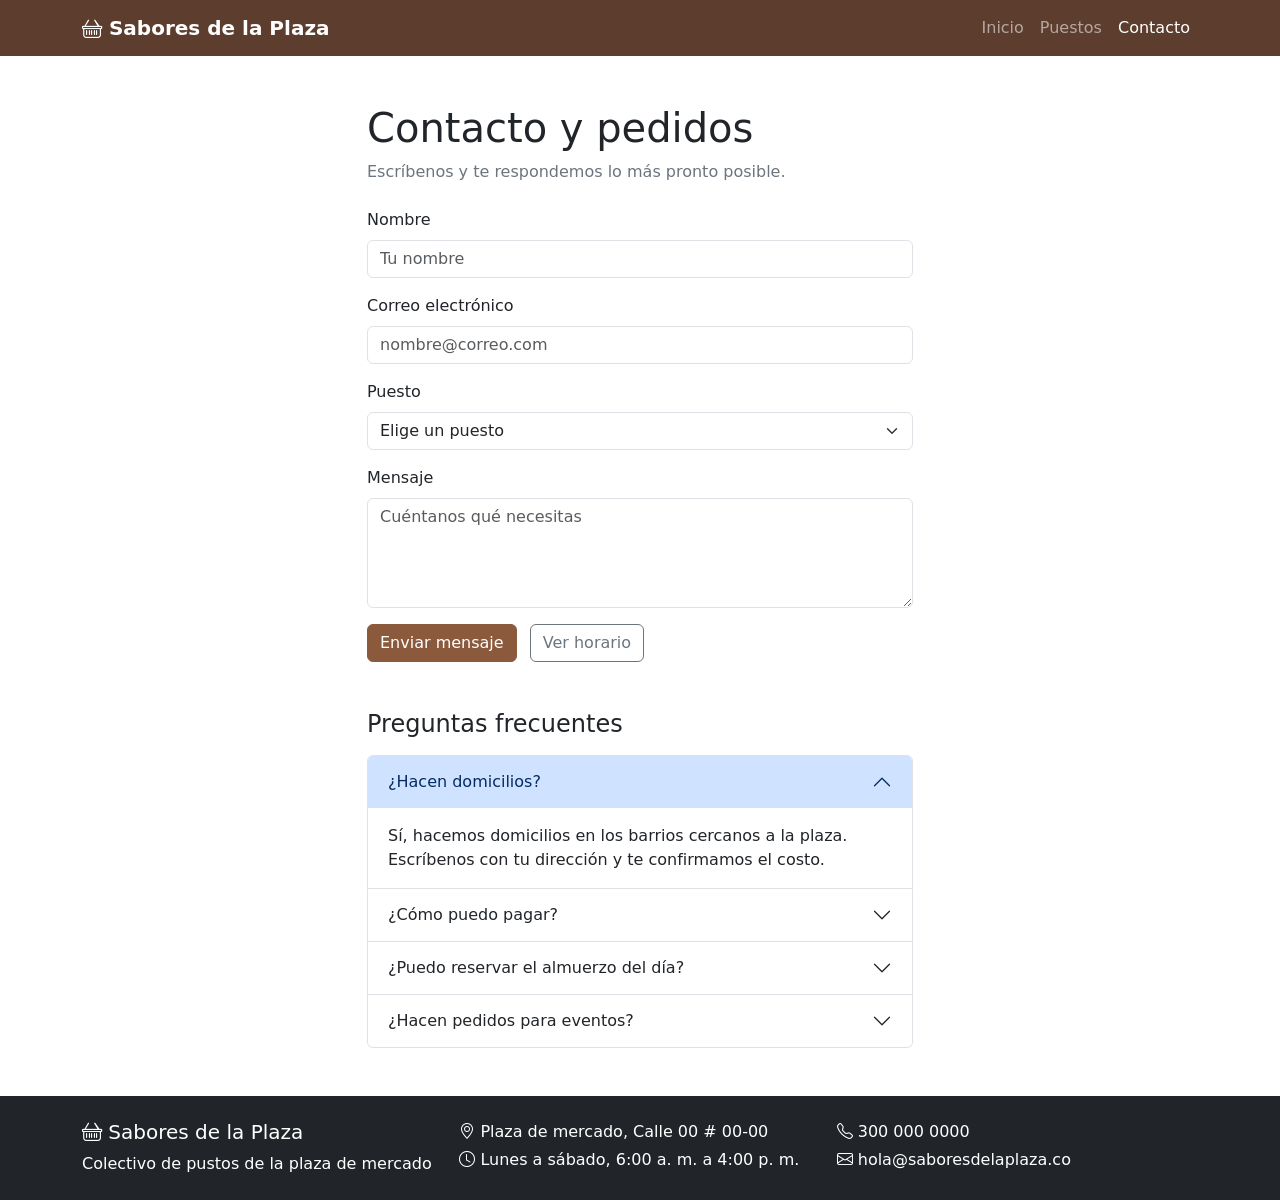
<file: plaza/contacto.html>
<!--
============================================================
Página CONTACTO Y PEDIDOS · Sabores de la Plaza
Ejercicios 01, 02, 06, 07 y 08
============================================================
Escribe tu HTML DEBAJO de este comentario.

Ejercicios 01 y 02 · Igual que en index.html
  - Bootstrap instalado y la MISMA barra de navegación.

Ejercicio 06 · El formulario
  - Campos: nombre (type="text"), teléfono o correo (type="tel" o
    type="email"), un <select> con al menos 3 puestos y un
    <textarea> para el mensaje.
  - Cada campo con su <label for="..."> igual a su id.
  - Clases de Bootstrap: form-control (form-select en el select).
  - Un <button type="submit"> con btn y un color (btn-primary…).
  - Centrado y sin ocupar todo el ancho en pantalla grande:
    la fila con justify-content-center y la columna menor a 12.

Ejercicio 07 · Más componentes de la documentación
  - Preguntas frecuentes (Components → Accordion), al menos 3.
  - Y uno de estos dos: un modal (Components → Modal) o unas
    pestañas (Components → Navs and tabs). Aquí o en otra página.

Ejercicio 08 · La letra
  - El mismo <link> de Google Fonts que en index.html.
============================================================
-->
<!DOCTYPE html>
<html lang="es">

<head>
  <meta charset="UTF-8">
  <meta name="viewport" content="width=device-width, initial-scale=1.0">
  <title>Contacto y pedidos · Sabores de la Plaza</title>
  <link href="https://fonts.googleapis.com/css2?family=Poppins:wght@400;600;700&display=swap" rel="stylesheet">
  <link href="https://cdn.jsdelivr.net/npm/bootstrap@5.3.8/dist/css/bootstrap.min.css" rel="stylesheet"
    integrity="sha384-sRIl4kxILFvY47J16cr9ZwB07vP4J8+LH7qKQnuqkuIAvNWLzeN8tE5YBujZqJLB" crossorigin="anonymous">
  <link href="https://cdn.jsdelivr.net/npm/bootstrap-icons@1.13.2/font/bootstrap-icons.min.css" rel="stylesheet">
  <link href="styles.css" rel="stylesheet">
</head>

<body>

  <nav class="navbar navbar-expand-lg navbar-plaza" data-bs-theme="dark">
    <div class="container">
      <a class="navbar-brand fw-bold" href="index.html">
        <i class="bi bi-basket"></i> Sabores de la Plaza
      </a>
      <button class="navbar-toggler" type="button" data-bs-toggle="collapse" data-bs-target="#menuPrincipal"
        aria-controls="menuPrincipal" aria-expanded="false" aria-label="Abrir menú">
        <span class="navbar-toggler-icon"></span>
      </button>
      <div class="collapse navbar-collapse" id="menuPrincipal">
        <ul class="navbar-nav ms-auto">
          <li class="nav-item"><a class="nav-link" href="index.html">Inicio</a></li>
          <li class="nav-item"><a class="nav-link" href="puestos.html">Puestos</a></li>
          <li class="nav-item"><a class="nav-link active" aria-current="page" href="contacto.html">Contacto</a></li>
        </ul>
      </div>
    </div>
  </nav>

  <main class="container py-5">

    <section class="row justify-content-center">
      <div class="col-12 col-md-8 col-lg-6">
        <h1 class="mb-2">Contacto y pedidos</h1>
        <p class="text-secondary mb-4">Escríbenos y te respondemos lo más pronto posible.</p>

        <form action="#" method="post">
          <div class="mb-3">
            <label for="nombre" class="form-label">Nombre</label>
            <input type="text" class="form-control" id="nombre" name="nombre" placeholder="Tu nombre" required>
          </div>

          <div class="mb-3">
            <label for="correo" class="form-label">Correo electrónico</label>
            <input type="email" class="form-control" id="correo" name="correo" placeholder="nombre@correo.com" required>
          </div>

          <div class="mb-3">
            <label for="puesto" class="form-label">Puesto</label>
            <select class="form-select" id="puesto" name="puesto" required>
              <option value="" selected disabled>Elige un puesto</option>
              <option value="frutas">Canasta de frutas</option>
              <option value="panaderia">Horno de la plaza</option>
              <option value="almuerzos">Sazón casera</option>
              <option value="jugos">Jugos de la casa</option>
              <option value="cafe">Rincón del café</option>
            </select>
          </div>

          <div class="mb-3">
            <label for="mensaje" class="form-label">Mensaje</label>
            <textarea class="form-control" id="mensaje" name="mensaje" rows="4"
              placeholder="Cuéntanos qué necesitas"></textarea>
          </div>

          <button type="submit" class="btn btn-primary">Enviar mensaje</button>
          <button type="button" class="btn btn-outline-secondary ms-2" data-bs-toggle="modal"
            data-bs-target="#modalHorario">
            Ver horario </button>
        </form>
      </div>
    </section>

    <section class="row justify-content-center mt-5">
      <div class="col-12 col-md-8 col-lg-6">
        <h2 class="h4 mb-3">Preguntas frecuentes</h2>

        <div class="accordion" id="preguntas">
          <div class="accordion-item">
            <h3 class="accordion-header">
              <button class="accordion-button" type="button" data-bs-toggle="collapse" data-bs-target="#pregunta1"
                aria-expanded="true" aria-controls="pregunta1">
                ¿Hacen domicilios?
              </button>
            </h3>
            <div id="pregunta1" class="accordion-collapse collapse show" data-bs-parent="#preguntas">
              <div class="accordion-body">
                Sí, hacemos domicilios en los barrios cercanos a la plaza. Escríbenos con tu dirección y te confirmamos
                el costo.</div>
            </div>
          </div>

          <div class="accordion-item">
            <h3 class="accordion-header">
              <button class="accordion-button collapsed" type="button" data-bs-toggle="collapse"
                data-bs-target="#pregunta2" aria-expanded="false" aria-controls="pregunta2">
                ¿Cómo puedo pagar?</button>
            </h3>
            <div id="pregunta2" class="accordion-collapse collapse" data-bs-parent="#preguntas">
              <div class="accordion-body">
                Aceptamos efectivo y transferencias. Cada puesto te indica sus medios de pago al hacer el pedido.
              </div>
            </div>
          </div>

          <div class="accordion-item">
            <h3 class="accordion-header">
              <button class="accordion-button collapsed" type="button" data-bs-toggle="collapse"
                data-bs-target="#pregunta3" aria-expanded="false" aria-controls="pregunta3">
                ¿Puedo reservar el almuerzo del día?
              </button>
            </h3>
            <div id="pregunta3" class="accordion-collapse collapse" data-bs-parent="#preguntas">
              <div class="accordion-body">
                Sí. Elige "Sazón casera" en el formulario y escribe cuántos almuerzos necesitas. Los cupos son
                limitados.
              </div>
            </div>
          </div>

          <div class="accordion-item">
            <h3 class="accordion-header">
              <button class="accordion-button collapsed" type="button" data-bs-toggle="collapse"
                data-bs-target="#pregunta4" aria-expanded="false" aria-controls="pregunta4">
                ¿Hacen pedidos para eventos?
              </button>
            </h3>
            <div id="pregunta4" class="accordion-collapse collapse" data-bs-parent="#preguntas">
              <div class="accordion-body">
                Claro. Cuéntanos la fecha y el número de personas en el mensaje y te armamos una propuesta.
              </div>
            </div>
          </div>
        </div>
      </div>
    </section>

  </main>

  <div class="modal fade" id="modalHorario" tabindex="-1" aria-labelledby="tituloHorario" aria-hidden="true">
    <div class="modal-dialog modal-dialog-centered">
      <div class="modal-content">
        <div class="modal-header">
          <h2 class="modal-title h5" id="tituloHorario">Horario de atención</h2>
          <button type="button" class="btn-close" data-bs-dismiss="modal" aria-label="Cerrar"></button>
        </div>
        <div class="modal-body">
          <p class="mb-1"><i class="bi bi-clock"></i> Lunes a sábado: 6:00 a. m. a 4:00 p. m.</p>
          <p class="mb-1"><i class="bi bi-clock"></i> Domingos y festivos: 6:00 a. m. a 12:00 m.</p>
          <p class="mb-0"><i class="bi bi-geo-alt"></i> Plaza de mercado, Calle 00 # 00-00</p>
        </div>
        <div class="modal-footer">
          <button type="button" class="btn btn-secondary" data-bs-dismiss="modal">Cerrar</button>
        </div>
      </div>
    </div>
  </div>

  <footer class="bg-dark text-white py-4" data-bs-theme="dark">
    <div class="container">
      <div class="row g-3">
        <div class="col-12 col-md-4">
          <h2 class="h5"><i class="bi bi-basket"></i> Sabores de la Plaza</h2>
          <p class="mb-0">Colectivo de pustos de la plaza de mercado</p>
        </div>
        <div class="col-12 col-md-4">
          <p class="mb-1"><i class="bi bi-geo-alt"></i> Plaza de mercado, Calle 00 # 00-00</p>
          <p class="mb-0"><i class="bi bi-clock"></i> Lunes a sábado, 6:00 a. m. a 4:00 p. m.</p>
        </div>
        <div class="col-12 col-md-4">
          <p class="mb-1"><i class="bi bi-telephone"></i> 300 000 0000</p>
          <p class="mb-0"><i class="bi bi-envelope"></i> hola@saboresdelaplaza.co</p>
        </div>
      </div>
    </div>
  </footer>

  <script src="https://cdn.jsdelivr.net/npm/bootstrap@5.3.8/dist/js/bootstrap.bundle.min.js"
    integrity="sha384-FKyoEForCGlyvwx9Hj09JcYn3nv7wiPVlz7YYwJrWVcXK/BmnVDxM+D2scQbITxI"
    crossorigin="anonymous"></script>
</body>

</html>
</file>
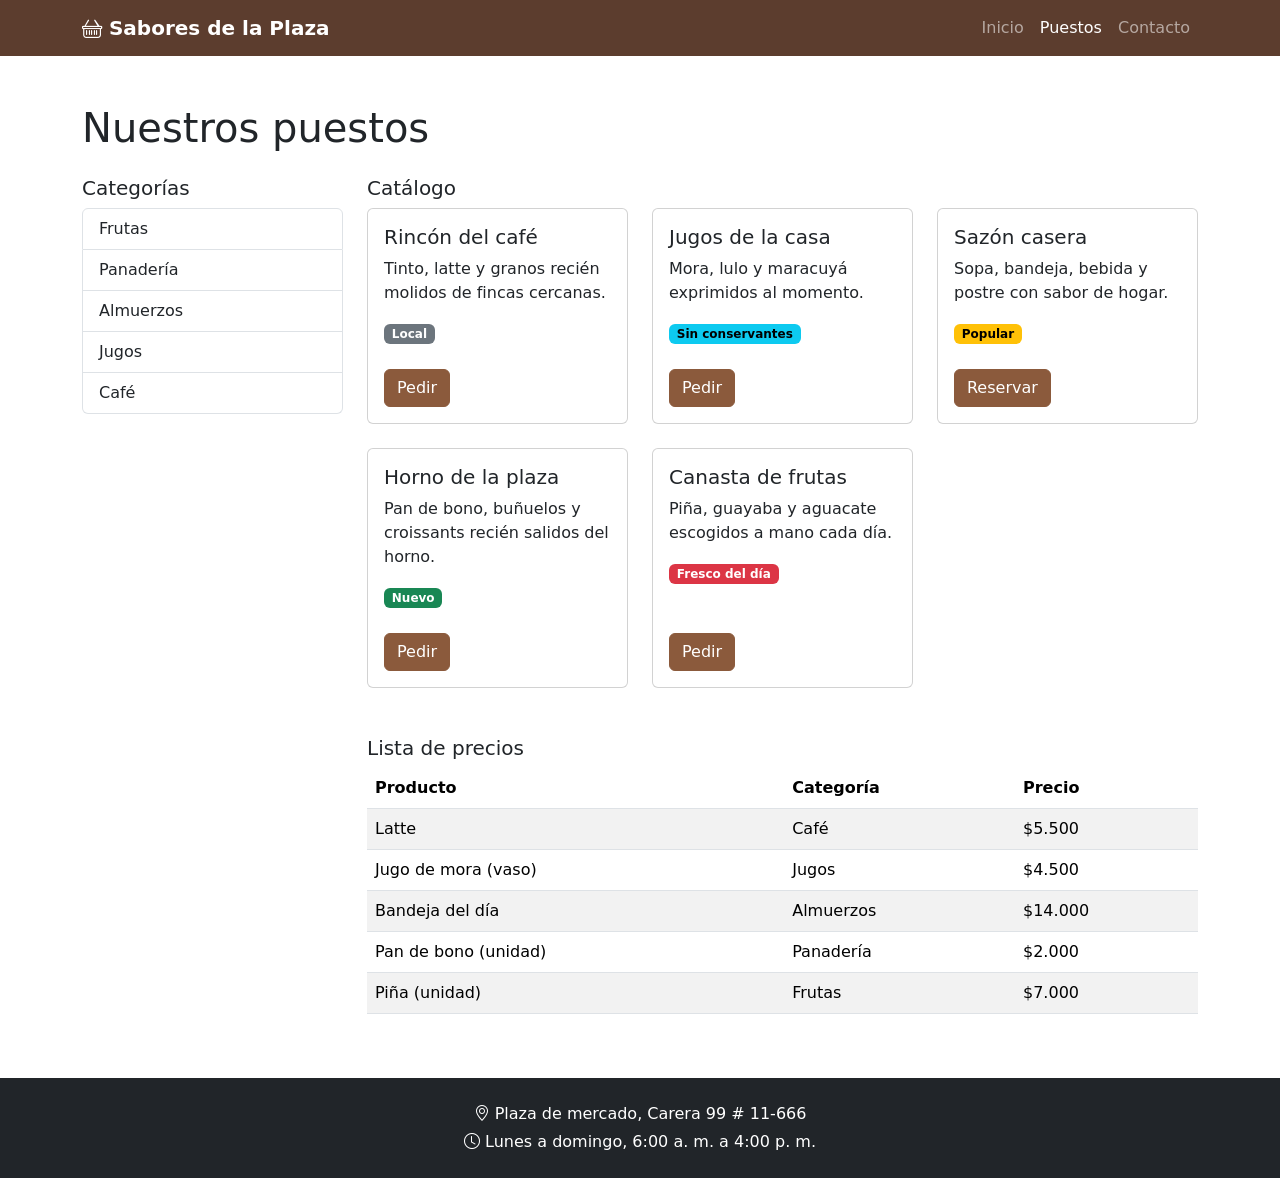
<file: plaza/puestos.html>
<!--
============================================================
Página NUESTROS PUESTOS · Sabores de la Plaza
Ejercicios 01, 02, 04, 05 y 08
============================================================
Escribe tu HTML DEBAJO de este comentario.

Ejercicios 01 y 02 · Igual que en index.html
  - Bootstrap instalado y la MISMA barra de navegación.

Ejercicio 04 · El catálogo
  - Una fila con dos columnas: un lateral angosto y un contenido
    ancho que sumen 12 en pantalla grande.
  - El lateral tiene las 5 categorías: Frutas, Panadería,
    Almuerzos, Jugos y Café (por ejemplo, con un list-group).
  - El contenido tiene al menos 4 tarjetas (card), cada una en su
    propia columna, con card-title, card-text y un botón.
  - Todas las tarjetas de una fila miden lo mismo (h-100).
  - Más tarjetas por fila en el computador; menos en el celular.

Ejercicio 05 · A cazar en la documentación
  - Al menos 3 distintivos de color (Components → Badge) dentro de
    las tarjetas: "Nuevo", "Popular", "Sin conservantes"…
  - Una tabla de precios (Content → Tables) con la clase table,
    un <thead> con al menos 2 columnas y al menos 3 productos.

Ejercicio 08 · La letra
  - El mismo <link> de Google Fonts que en index.html.
============================================================
-->
<!DOCTYPE html>
<html lang="es">

<head>
  <meta charset="UTF-8">
  <meta name="viewport" content="width=device-width, initial-scale=1.0">
  <title>Nuestros puestos · Sabores de la Plaza</title>
  <link href="https://fonts.googleapis.com/css2?family=Poppins:wght@400;600;700&display=swap" rel="stylesheet">
  <link href="https://cdn.jsdelivr.net/npm/bootstrap@5.3.8/dist/css/bootstrap.min.css" rel="stylesheet"
    integrity="sha384-sRIl4kxILFvY47J16cr9ZwB07vP4J8+LH7qKQnuqkuIAvNWLzeN8tE5YBujZqJLB" crossorigin="anonymous">
  <link href="https://cdn.jsdelivr.net/npm/bootstrap-icons@1.13.2/font/bootstrap-icons.min.css" rel="stylesheet">
  <link href="styles.css" rel="stylesheet">
</head>

<body>
  <nav class="navbar navbar-expand-lg navbar-plaza" data-bs-theme="dark">
    <div class="container">
      <a class="navbar-brand fw-bold" href="index.html">
        <i class="bi bi-basket"></i> Sabores de la Plaza
      </a>
      <button class="navbar-toggler" type="button" data-bs-toggle="collapse" data-bs-target="#menuPrincipal"
        aria-controls="menuPrincipal" aria-expanded="false" aria-label="Abrir menú">
        <span class="navbar-toggler-icon"></span>
      </button>
      <div class="collapse navbar-collapse" id="menuPrincipal">
        <ul class="navbar-nav ms-auto">
          <li class="nav-item"><a class="nav-link" href="index.html">Inicio</a></li>
          <li class="nav-item"><a class="nav-link active" aria-current="page" href="puestos.html">Puestos</a></li>
          <li class="nav-item"><a class="nav-link" href="contacto.html">Contacto</a></li>
        </ul>
      </div>
    </div>
  </nav>

  <main class="container py-5">
    <h1 class="mb-4">Nuestros puestos</h1>

    <div class="row g-4">

      <aside class="col-12 col-lg-3">
        <h2 class="h5">Categorías</h2>
        <div class="list-group">
          <a href="#catalogo" class="list-group-item list-group-item-action">Frutas</a>
          <a href="#catalogo" class="list-group-item list-group-item-action">Panadería</a>
          <a href="#catalogo" class="list-group-item list-group-item-action">Almuerzos</a>
          <a href="#catalogo" class="list-group-item list-group-item-action">Jugos</a>
          <a href="#catalogo" class="list-group-item list-group-item-action">Café</a>
        </div>
      </aside>

      <section class="col-12 col-lg-9" id="catalogo">
        <h2 class="h5">Catálogo</h2>
        <div class="row row-cols-1 row-cols-md-2 row-cols-xl-3 g-4">

          <div class="col">
            <div class="card h-100">
              <div class="card-body">
                <h3 class="card-title h5">Rincón del café</h3>
                <p class="card-text">Tinto, latte y granos recién molidos de fincas cercanas.</p>
                <span class="badge text-bg-secondary">Local</span>
              </div>
              <div class="card-footer bg-transparent border-0 pb-3">
                <a href="contacto.html" class="btn btn-primary">Pedir</a>
              </div>
            </div>
          </div>

          <div class="col">
            <div class="card h-100">
              <div class="card-body">
                <h3 class="card-title h5">Jugos de la casa</h3>
                <p class="card-text">Mora, lulo y maracuyá exprimidos al momento.</p>
                <span class="badge text-bg-info">Sin conservantes</span>
              </div>
              <div class="card-footer bg-transparent border-0 pb-3">
                <a href="contacto.html" class="btn btn-primary">Pedir</a>
              </div>
            </div>
          </div>

          <div class="col">
            <div class="card h-100">
              <div class="card-body">
                <h3 class="card-title h5">Sazón casera</h3>
                <p class="card-text">Sopa, bandeja, bebida y postre con sabor de hogar.</p>
                <span class="badge text-bg-warning">Popular</span>
              </div>
              <div class="card-footer bg-transparent border-0 pb-3">
                <a href="contacto.html" class="btn btn-primary">Reservar</a>
              </div>
            </div>
          </div>

          <div class="col">
            <div class="card h-100">
              <div class="card-body">
                <h3 class="card-title h5">Horno de la plaza</h3>
                <p class="card-text">Pan de bono, buñuelos y croissants recién salidos del horno.</p>
                <span class="badge text-bg-success">Nuevo</span>
              </div>
              <div class="card-footer bg-transparent border-0 pb-3">
                <a href="contacto.html" class="btn btn-primary">Pedir</a>
              </div>
            </div>
          </div>

          <div class="col">
            <div class="card h-100">
              <div class="card-body">
                <h3 class="card-title h5">Canasta de frutas</h3>
                <p class="card-text">Piña, guayaba y aguacate escogidos a mano cada día.</p>
                <span class="badge text-bg-danger">Fresco del día</span>
              </div>
              <div class="card-footer bg-transparent border-0 pb-3">
                <a href="contacto.html" class="btn btn-primary">Pedir</a>
              </div>
            </div>
          </div>

        </div>

        <h2 class="h5 mt-5">Lista de precios</h2>
        <div class="table-responsive">
          <table class="table table-striped align-middle">
            <thead>
              <tr>
                <th scope="col">Producto</th>
                <th scope="col">Categoría</th>
                <th scope="col">Precio</th>
              </tr>
            </thead>
            <tbody>
              <tr>
                <td>Latte</td>
                <td>Café</td>
                <td>$5.500</td>
              </tr>
              <tr>
                <td>Jugo de mora (vaso)</td>
                <td>Jugos</td>
                <td>$4.500</td>
              </tr>
              <tr>
                <td>Bandeja del día</td>
                <td>Almuerzos</td>
                <td>$14.000</td>
              </tr>
              <tr>
                <td>Pan de bono (unidad)</td>
                <td>Panadería</td>
                <td>$2.000</td>
              </tr>
              <tr>
                <td>Piña (unidad)</td>
                <td>Frutas</td>
                <td>$7.000</td>
              </tr>
            </tbody>
          </table>
        </div>
      </section>

    </div>
  </main>

  <footer class="bg-dark text-white py-4" data-bs-theme="dark">
    <div class="container text-center">
      <p class="mb-1"><i class="bi bi-geo-alt"></i> Plaza de mercado, Carera 99 # 11-666</p>
      <p class="mb-0"><i class="bi bi-clock"></i> Lunes a domingo, 6:00 a. m. a 4:00 p. m.</p>
    </div>
  </footer>

  <script src="https://cdn.jsdelivr.net/npm/bootstrap@5.3.8/dist/js/bootstrap.bundle.min.js"
    integrity="sha384-FKyoEForCGlyvwx9Hj09JcYn3nv7wiPVlz7YYwJrWVcXK/BmnVDxM+D2scQbITxI"
    crossorigin="anonymous"></script>
</body>

</html>
</file>
<file: plaza/styles.css>
/*
============================================================
Ejercicio 08 · La identidad visual de Sabores de la Plaza
============================================================
El cliente pidió "nuestros propios colores, no el azul de todos
los sitios" y "una letra que se sienta cálida".
Escribe tu CSS DEBAJO de este comentario.

  - En :root, cambia --bs-primary y --bs-primary-rgb por tu color
    principal (el mismo color: uno en hexadecimal y otro en números).
  - En :root, cambia --bs-body-font-family por la fuente que traes
    de Google Fonts (el mismo nombre que va en el <link>).
  - Una regla para .btn-primary que cambie --bs-btn-bg (y si
    quieres, --bs-btn-border-color y --bs-btn-hover-bg).

Recuerda: este archivo se enlaza DESPUÉS de Bootstrap.
La paleta es tuya: colores cálidos de plaza de mercado.
============================================================
*/
.navbar-plaza {
  background-color: #5c3d2e;
}

.hero-plaza {
  background-color: #8b5a3c;
}

.footer-plaza {
  background-color: #3e2a1f;
}

.btn-primary {
  --bs-btn-bg: #8b5a3c;
  --bs-btn-border-color: #8b5a3c;
  --bs-btn-hover-bg: #6f452b;
  --bs-btn-hover-border-color: #6f452b;
  --bs-btn-active-bg: #5c3720;
  --bs-btn-active-border-color: #5c3720;
}
</file>
